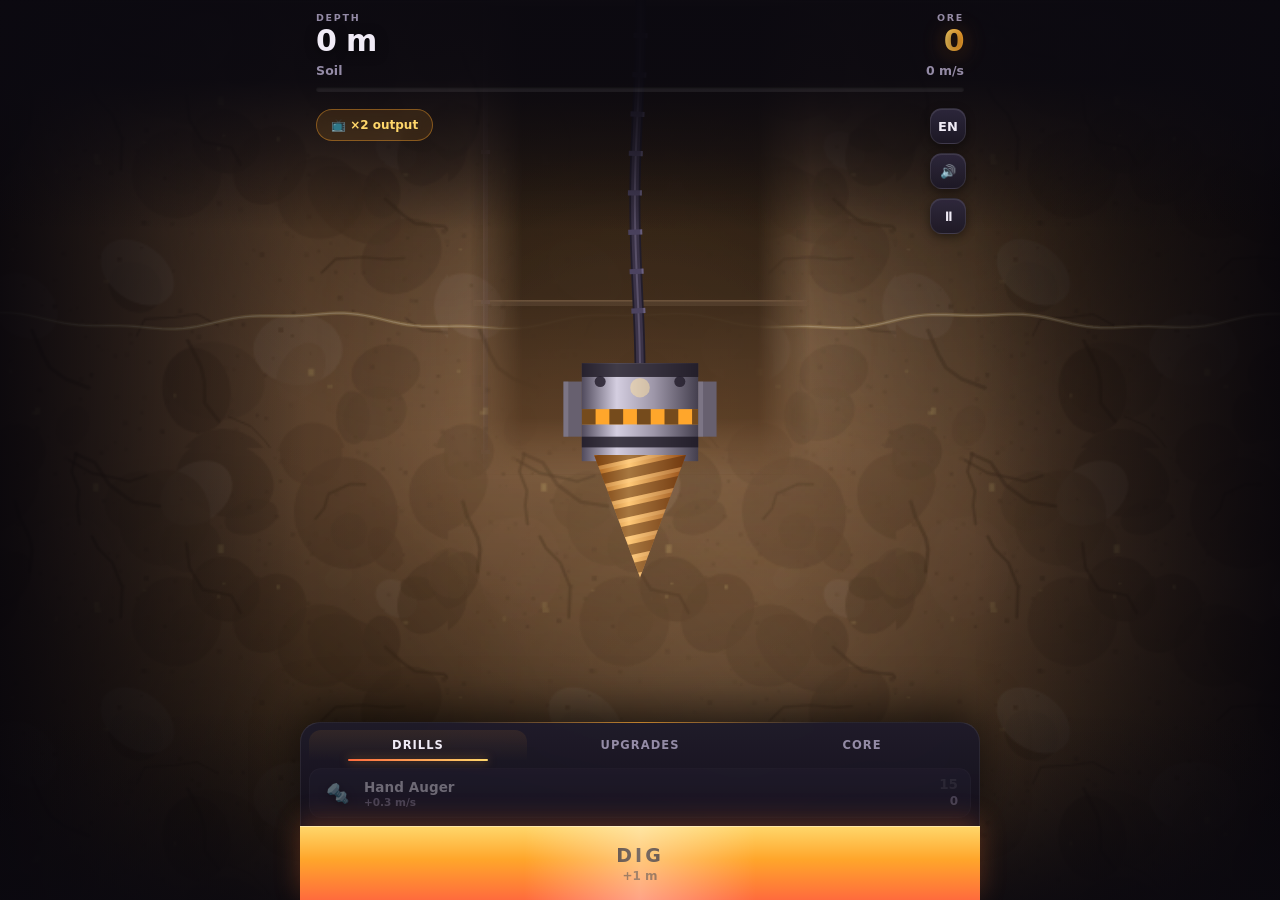
<file: index.html>
<!DOCTYPE html>
<html lang="ru">
<head>
<meta charset="utf-8">
<meta name="viewport" content="width=device-width, initial-scale=1, maximum-scale=1, user-scalable=no, viewport-fit=cover">
<title>Deep Core</title>
<meta name="theme-color" content="#0d0b0f">
<link rel="icon" href="data:image/svg+xml,%3Csvg xmlns='http://www.w3.org/2000/svg' viewBox='0 0 32 32'%3E%3Crect width='32' height='32' rx='7' fill='%230d0b0f'/%3E%3Cpath d='M16 6 L23 22 L16 27 L9 22 Z' fill='%23ffa62b'/%3E%3C/svg%3E">
<link rel="stylesheet" href="css/style.css">

<!-- Yandex Games SDK.
     Тег стоит прямо в разметке и грузится безусловно. Раньше SDK
     подключался из кода только при совпадении домена с Яндексом — и
     автопроверка, запускающая игру в нейтральном окружении, справедливо
     считала, что SDK не встроен.
     Адрес абсолютный и именно такой, как в документации. Загрузка
     асинхронная, чтобы скрипт не блокировал первый кадр: порядок
     гарантирован промисом ниже, а не позицией тега. -->
<script>
  // Промис создаётся до тега, потому что js/sdk.js подключается в конце body
  // и к моменту его разбора загрузка может уже завершиться.
  window.__ysdkLoaded = new Promise(function (resolve) {
    window.__ysdkResolve = resolve;
  });
</script>
<script async src="https://yandex.ru/games/sdk/v2"
        onload="window.__ysdkResolve(true)"
        onerror="window.__ysdkResolve(false)"></script>
</head>
<body>

<div id="boot">
  <div class="boot-inner">
    <div class="boot-logo">DEEP<span>CORE</span></div>
    <div class="boot-bar"><i></i></div>
  </div>
</div>

<div id="app" hidden>

  <canvas id="shaft"></canvas>

  <header id="hud">
    <div class="hud-row">
      <div class="stat">
        <span class="stat-label" data-i18n="depth">Глубина</span>
        <span class="stat-value" id="v-depth">0 м</span>
      </div>
      <div class="stat right">
        <span class="stat-label" data-i18n="ore">Руда</span>
        <span class="stat-value accent" id="v-ore">0</span>
      </div>
    </div>
    <div class="hud-row sub">
      <div class="layer-name" id="v-layer">Почва</div>
      <div class="rate" id="v-rate">0 м/с</div>
    </div>
    <div class="progress"><i id="v-progress"></i></div>
  </header>

  <div id="tools">
    <button class="tool" id="btn-lang" title="Язык / Language">RU</button>
    <button class="tool" id="btn-sound" title="Звук / Sound">🔊</button>
    <button class="tool" id="btn-pause" title="Пауза / Pause">⏸</button>
  </div>

  <div id="boosts"></div>

  <main id="panel">
    <nav id="tabs">
      <button class="tab active" data-tab="drills" data-i18n="tab_drills">Буры</button>
      <button class="tab" data-tab="upgrades" data-i18n="tab_upgrades">Улучшения</button>
      <button class="tab" data-tab="core" data-i18n="tab_core">Ядро</button>
    </nav>
    <div class="tab-body" id="tab-drills"></div>
    <div class="tab-body" id="tab-upgrades" hidden></div>
    <div class="tab-body" id="tab-core" hidden></div>
  </main>

  <button id="dig" aria-label="dig">
    <span class="dig-label" data-i18n="dig">КОПАТЬ</span>
    <span class="dig-power" id="v-clickpower">+1 м</span>
  </button>

</div>

<div id="modal" hidden>
  <div class="modal-card">
    <h2 id="modal-title"></h2>
    <p id="modal-text"></p>
    <button id="modal-bonus" hidden></button>
    <button id="modal-ok" data-i18n="ok">Продолжить</button>
  </div>
</div>

<div id="toasts"></div>

<script src="js/i18n.js"></script>
<script src="js/data.js"></script>
<script src="js/sdk.js"></script>
<script src="js/state.js"></script>
<script src="js/render.js"></script>
<script src="js/ui.js"></script>
<script src="js/main.js"></script>
</body>
</html>
</file>
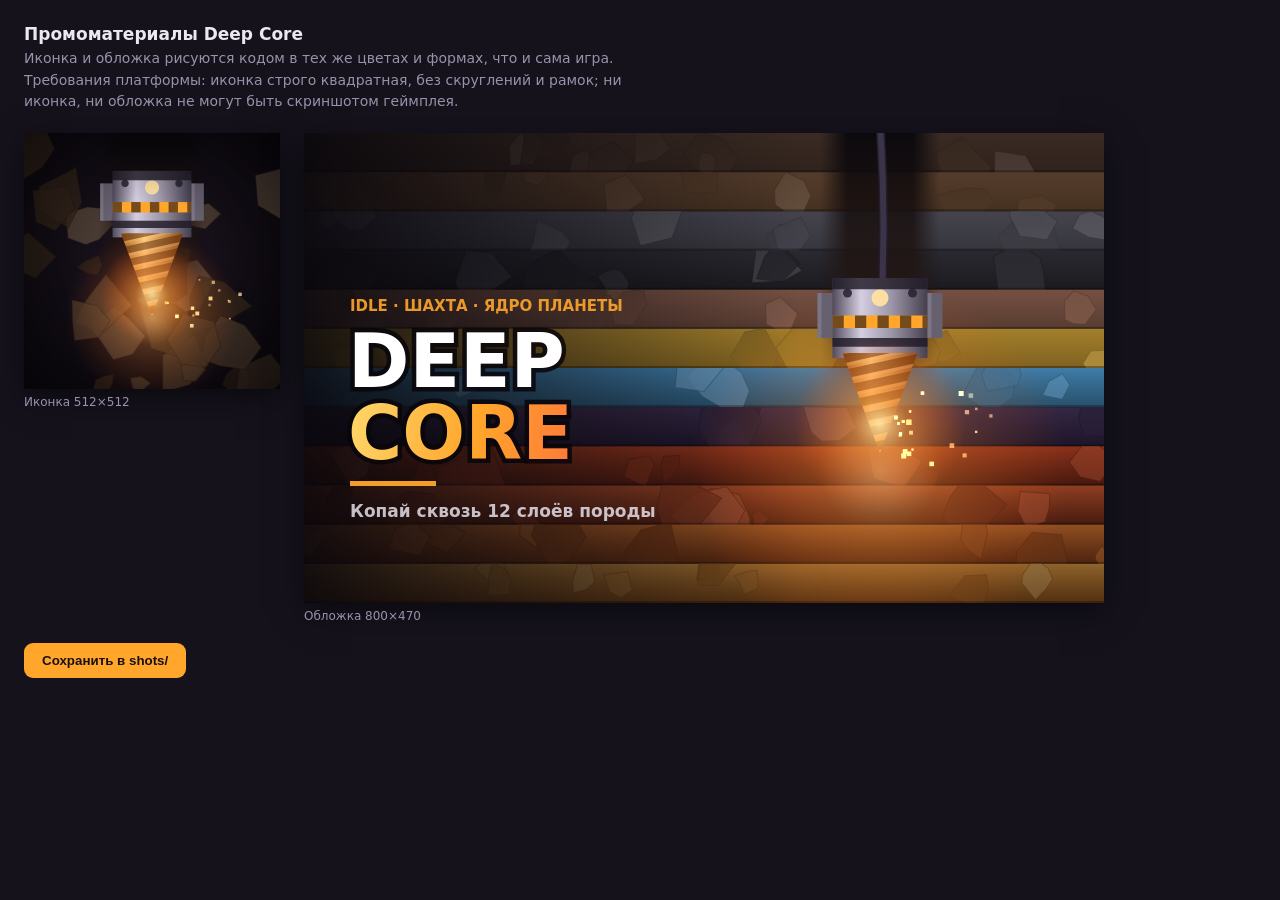
<file: tools/promo.html>
<!DOCTYPE html>
<html lang="ru">
<head>
<meta charset="utf-8">
<title>Deep Core — генератор промоматериалов</title>
<style>
  body { background:#15121c; color:#ece7f0; font:14px "Segoe UI",system-ui,sans-serif; margin:0; padding:24px; }
  h1 { font-size:17px; font-weight:700; margin:0 0 4px; }
  p  { color:#9a91ab; margin:0 0 20px; max-width:70ch; line-height:1.55; }
  .row { display:flex; gap:24px; flex-wrap:wrap; align-items:flex-start; }
  figure { margin:0; }
  figcaption { color:#9a91ab; font-size:12px; margin-top:6px; }
  canvas { display:block; background:#000; box-shadow:0 8px 30px rgba(0,0,0,.5); }
  #icon { width:256px; height:256px; }
  #cover { width:800px; height:470px; }
  button { margin-top:20px; padding:10px 18px; border-radius:9px; background:#ffa62b; color:#1a1013; font-weight:700; border:0; cursor:pointer; }
  #log { margin-top:12px; color:#4ad991; font-size:13px; white-space:pre-line; }
</style>
</head>
<body>

<h1>Промоматериалы Deep Core</h1>
<p>
  Иконка и обложка рисуются кодом в тех же цветах и формах, что и сама игра.
  Требования платформы: иконка строго квадратная, без скруглений и рамок;
  ни иконка, ни обложка не могут быть скриншотом геймплея.
</p>

<div class="row">
  <figure><canvas id="icon" width="512" height="512"></canvas><figcaption>Иконка 512×512</figcaption></figure>
  <figure><canvas id="cover" width="800" height="470"></canvas><figcaption>Обложка 800×470</figcaption></figure>
</div>

<button id="save">Сохранить в shots/</button>
<div id="log"></div>

<script>
/* ---------- палитра и утилиты ---------- */
const C = {
  bg1:'#100c16', bg2:'#1c1524',
  accent:'#ffa62b', accent2:'#ff6b3d', accent3:'#ffd76b',
  steel1:'#514b5d', steel2:'#d4cee0', steel3:'#9d96a8', steel4:'#443f4e',
  bit1:'#a45a15', bit2:'#ffc978', bit3:'#954c15'
};
// слои породы — те же цвета, что в js/data.js
const STRATA = [
  ['#6b4f3a','#4c3728'], ['#8a6240','#63462d'], ['#63636e','#45454e'],
  ['#35353c','#1e1e23'], ['#8a5f4d','#5f4135'], ['#b08a2e','#7d6120'],
  ['#3f7ca8','#2b5875'], ['#3a2b4a','#211830'], ['#a83c1e','#5e2010'],
  ['#c2532a','#6d2812'], ['#e07a2f','#8a3d12'], ['#ffb347','#b06318']
];

function rnd32(a){ return function(){ a|=0; a=a+0x6D2B79F5|0; let t=Math.imul(a^a>>>15,1|a);
  t=t+Math.imul(t^t>>>7,61|t)^t; return ((t^t>>>14)>>>0)/4294967296; }; }
const hex=c=>{const n=parseInt(c.slice(1),16);return [n>>16&255,n>>8&255,n&255];};
const rgba=(c,a)=>{const v=Array.isArray(c)?c:hex(c);return `rgba(${v[0]|0},${v[1]|0},${v[2]|0},${a})`;};
const mix=(a,b,t)=>{const A=Array.isArray(a)?a:hex(a),B=Array.isArray(b)?b:hex(b);
  return [A[0]+(B[0]-A[0])*t,A[1]+(B[1]-A[1])*t,A[2]+(B[2]-A[2])*t];};

/* гранёная порода — тот же приём, что в рендере игры */
function facets(g, x0, y0, w, h, col, dark, seed, count, scale){
  const r = rnd32(seed);
  g.save(); g.beginPath(); g.rect(x0,y0,w,h); g.clip();
  for(let i=0;i<count;i++){
    const px=x0+r()*w, py=y0+r()*h, rad=(10+r()*26)*scale, n=5+Math.floor(r()*3);
    const v=[];
    for(let k=0;k<n;k++){ const a=(k/n)*6.2832+(r()-.5)*.5, rr=rad*(.55+r()*.65);
      v.push([Math.cos(a)*rr, Math.sin(a)*rr]); }
    const sh=r();
    const cc = sh<.55 ? mix(col,dark,.2+sh*1.1) : mix(col,[255,255,255],(sh-.55)*.42);
    g.beginPath(); v.forEach((p,k)=>k?g.lineTo(px+p[0],py+p[1]):g.moveTo(px+p[0],py+p[1]));
    g.closePath(); g.fillStyle=rgba(cc,.8); g.fill();
    g.strokeStyle=rgba(dark,.5); g.lineWidth=1.1*scale; g.stroke();
  }
  g.restore();
}

/* ---------- буровая машина ---------- */
/* Одна и та же форма, что игрок видит в игре: корпус с предупреждающей
   полосой, боковые поршни, фара и конус с винтовой навивкой. */
function drill(g, cx, cy, s, spin){
  g.save(); g.translate(cx,cy); g.scale(s,s);

  const bg=g.createLinearGradient(-19,0,19,0);
  bg.addColorStop(0,C.steel1); bg.addColorStop(.3,C.steel2);
  bg.addColorStop(.62,C.steel3); bg.addColorStop(1,C.steel4);
  g.fillStyle=bg; g.fillRect(-19,-36,38,32);

  g.fillStyle=rgba([28,23,34],.8); g.fillRect(-19,-36,38,4.5); g.fillRect(-19,-12,38,3.5);
  g.fillStyle=C.accent; g.fillRect(-19,-21,38,5);
  g.fillStyle=rgba([26,16,19],.6);
  for(let i=-19;i<19;i+=9) g.fillRect(i,-21,4.5,5);

  g.fillStyle=rgba([38,32,46],.85);
  g.beginPath(); g.arc(-13,-30,1.8,0,6.2832); g.fill();
  g.beginPath(); g.arc(13,-30,1.8,0,6.2832); g.fill();
  g.fillStyle=rgba([255,226,160],.95);
  g.beginPath(); g.arc(0,-28,3.4,0,6.2832); g.fill();

  g.fillStyle='#67606f'; g.fillRect(-25,-30,6,18); g.fillRect(19,-30,6,18);
  g.fillStyle=rgba([150,142,160],.45); g.fillRect(-25,-30,1.6,18); g.fillRect(19,-30,1.6,18);

  g.beginPath(); g.moveTo(-15,-6); g.lineTo(15,-6); g.lineTo(0,34); g.closePath();
  const bit=g.createLinearGradient(-15,0,15,0);
  bit.addColorStop(0,C.bit1); bit.addColorStop(.38,C.bit2); bit.addColorStop(1,C.bit3);
  g.fillStyle=bit; g.fill();

  g.save(); g.clip();
  const SK=7;
  for(let i=0;i<7;i++){
    const t=((spin+i/7)%1), yy=-8+t*44;
    g.beginPath(); g.moveTo(-16,yy); g.lineTo(16,yy-SK);
    g.lineTo(16,yy-SK+3.6); g.lineTo(-16,yy+3.6); g.closePath();
    g.fillStyle=rgba([80,38,8],.5); g.fill();
    g.beginPath(); g.moveTo(-16,yy+3.6); g.lineTo(16,yy-SK+3.6);
    g.lineTo(16,yy-SK+4.9); g.lineTo(-16,yy+4.9); g.closePath();
    g.fillStyle=rgba([255,214,150],.24); g.fill();
  }
  g.restore();
  g.restore();
}

function glow(g,x,y,r,a){
  const rg=g.createRadialGradient(x,y,0,x,y,r);
  rg.addColorStop(0,rgba([255,232,165],.95*a));
  rg.addColorStop(.32,rgba([255,150,55],.55*a));
  rg.addColorStop(1,rgba([255,90,20],0));
  g.fillStyle=rg; g.beginPath(); g.arc(x,y,r,0,6.2832); g.fill();
}

function sparks(g,x,y,n,seed,scale){
  const r=rnd32(seed);
  g.globalCompositeOperation='lighter';
  for(let i=0;i<n;i++){
    const a=-1.2+r()*2.4, d=(14+r()*70)*scale;
    g.globalAlpha=.35+r()*.6; g.fillStyle='#ffd489';
    const s=(1.4+r()*2.6)*scale;
    g.fillRect(x+Math.cos(a)*d, y+Math.sin(a)*d*.6, s, s);
  }
  g.globalCompositeOperation='source-over'; g.globalAlpha=1;
}

/* ---------- иконка ---------- */
/* Без текста: в каталоге иконка живёт размером с ноготь, любая надпись там
   превращается в грязь. Работает силуэт — конус долота и оранжевый жар. */
function drawIcon(){
  const cv=document.getElementById('icon'), g=cv.getContext('2d');
  const S=512;
  g.clearRect(0,0,S,S);

  const bg=g.createRadialGradient(S/2,S*.42,0,S/2,S*.5,S*.78);
  bg.addColorStop(0,'#2a1d2e'); bg.addColorStop(1,C.bg1);
  g.fillStyle=bg; g.fillRect(0,0,S,S);

  facets(g,0,0,S,S,'#6b4f3a','#38281c',7,26,1.9);
  g.fillStyle=rgba([0,0,0],.34); g.fillRect(0,0,S,S);

  // ствол шахты, растворённый по краям
  const sw=S*.42, sx=(S-sw)/2;
  const tun=g.createLinearGradient(0,0,0,S*.62);
  tun.addColorStop(0,rgba([10,8,13],.95)); tun.addColorStop(1,rgba([46,28,20],.72));
  const off=document.createElement('canvas'); off.width=sw; off.height=S*.66;
  const og=off.getContext('2d');
  og.fillStyle=tun; og.fillRect(0,0,sw,S*.66);
  og.globalCompositeOperation='destination-in';
  const mg=og.createLinearGradient(0,0,sw,0);
  mg.addColorStop(0,'rgba(0,0,0,0)'); mg.addColorStop(.22,'rgba(0,0,0,1)');
  mg.addColorStop(.78,'rgba(0,0,0,1)'); mg.addColorStop(1,'rgba(0,0,0,0)');
  og.fillStyle=mg; og.fillRect(0,0,sw,S*.66);
  og.globalCompositeOperation='destination-out';
  const bgd=og.createLinearGradient(0,S*.66-90,0,S*.66);
  bgd.addColorStop(0,'rgba(0,0,0,0)'); bgd.addColorStop(1,'rgba(0,0,0,1)');
  og.fillStyle=bgd; og.fillRect(0,S*.66-90,sw,90);
  g.drawImage(off,sx,0);

  glow(g,S/2,S*.72,S*.34,.55);
  drill(g,S/2,S*.44,4.15,.35);
  glow(g,S/2,S*.63,S*.2,.9);
  sparks(g,S/2,S*.64,16,3,2.1);

  // виньетка, чтобы силуэт не тонул в углах
  const v=g.createRadialGradient(S/2,S/2,S*.24,S/2,S/2,S*.72);
  v.addColorStop(0,'rgba(0,0,0,0)'); v.addColorStop(1,'rgba(0,0,0,.55)');
  g.fillStyle=v; g.fillRect(0,0,S,S);
}

/* ---------- обложка ---------- */
/* Слои породы сверху вниз показывают весь путь игры к ядру, а название
   стоит в контрастной зоне слева, чтобы читаться в ленте каталога. */
function drawCover(){
  const cv=document.getElementById('cover'), g=cv.getContext('2d');
  const W=800,H=470;
  g.clearRect(0,0,W,H);

  // полосы слоёв
  const bands=STRATA.length;
  for(let i=0;i<bands;i++){
    const y0=H*i/bands, y1=H*(i+1)/bands;
    const [c1,c2]=STRATA[i];
    const lg=g.createLinearGradient(0,y0,0,y1);
    lg.addColorStop(0,c1); lg.addColorStop(1,c2);
    g.fillStyle=lg; g.fillRect(0,y0,W,y1-y0);
    facets(g,0,y0,W,y1-y0,c1,c2,11+i*7,9,1.05);
    g.fillStyle=rgba([0,0,0],.32); g.fillRect(0,y1-2,W,2);
  }

  // затемнение слева под текст
  const sh=g.createLinearGradient(0,0,W*.62,0);
  sh.addColorStop(0,rgba([8,6,11],.9)); sh.addColorStop(1,rgba([8,6,11],0));
  g.fillStyle=sh; g.fillRect(0,0,W,H);
  const vg=g.createLinearGradient(0,0,0,H);
  vg.addColorStop(0,rgba([8,6,11],.5)); vg.addColorStop(.5,rgba([8,6,11],0));
  vg.addColorStop(1,rgba([8,6,11],.55));
  g.fillStyle=vg; g.fillRect(0,0,W,H);

  // ствол и машина справа
  const cx=W*.72;
  const tunW=118;
  const tg=g.createLinearGradient(0,0,0,H*.52);
  tg.addColorStop(0,rgba([9,7,12],.92)); tg.addColorStop(1,rgba([52,32,22],.7));
  const off=document.createElement('canvas'); off.width=tunW; off.height=H*.56;
  const og=off.getContext('2d');
  og.fillStyle=tg; og.fillRect(0,0,tunW,H*.56);
  og.globalCompositeOperation='destination-in';
  const mg=og.createLinearGradient(0,0,tunW,0);
  mg.addColorStop(0,'rgba(0,0,0,0)'); mg.addColorStop(.22,'rgba(0,0,0,1)');
  mg.addColorStop(.78,'rgba(0,0,0,1)'); mg.addColorStop(1,'rgba(0,0,0,0)');
  og.fillStyle=mg; og.fillRect(0,0,tunW,H*.56);
  og.globalCompositeOperation='destination-out';
  const bd=og.createLinearGradient(0,H*.56-70,0,H*.56);
  bd.addColorStop(0,'rgba(0,0,0,0)'); bd.addColorStop(1,'rgba(0,0,0,1)');
  og.fillStyle=bd; og.fillRect(0,H*.56-70,tunW,70);
  g.drawImage(off,cx-tunW/2,0);

  // трос
  g.strokeStyle='#221d2b'; g.lineWidth=9; g.lineCap='round';
  g.beginPath(); g.moveTo(cx,-10);
  g.quadraticCurveTo(cx+7,H*.2,cx,H*.42); g.stroke();
  g.strokeStyle='#3b3348'; g.lineWidth=6; g.stroke();

  glow(g,cx,H*.72,190,.5);
  drill(g,cx,H*.5,2.5,.35);
  glow(g,cx,H*.62,86,.95);
  sparks(g,cx,H*.63,22,5,1.35);

  // название
  g.textAlign='left'; g.textBaseline='alphabetic';
  g.font='800 15px "Segoe UI",system-ui,sans-serif';
  g.fillStyle=rgba(C.accent,.9);
  g.fillText('IDLE · ШАХТА · ЯДРО ПЛАНЕТЫ', 46, 178);

  g.font='900 74px "Segoe UI",system-ui,sans-serif';
  g.lineWidth=9; g.strokeStyle=rgba([8,6,11],.85);
  g.strokeText('DEEP', 44, 254); g.strokeText('CORE', 44, 326);
  g.fillStyle='#ffffff'; g.fillText('DEEP', 44, 254);
  const tg2=g.createLinearGradient(44,270,300,330);
  tg2.addColorStop(0,C.accent3); tg2.addColorStop(.5,C.accent); tg2.addColorStop(1,C.accent2);
  g.fillStyle=tg2; g.fillText('CORE', 44, 326);

  g.fillStyle=rgba(C.accent,.95); g.fillRect(46,348,86,5);
  g.font='600 17px "Segoe UI",system-ui,sans-serif';
  g.fillStyle=rgba([236,231,240],.82);
  g.fillText('Копай сквозь 12 слоёв породы', 46, 384);
}

/* ---------- сохранение ---------- */
document.getElementById('save').addEventListener('click', async () => {
  const log=document.getElementById('log');
  log.textContent='';
  for (const [id,name] of [['icon','icon-512.png'],['cover','cover-800x470.png']]) {
    const blob = await new Promise(r => document.getElementById(id).toBlob(r,'image/png'));
    const res = await fetch('/shot?name='+name,{method:'POST',body:blob});
    log.textContent += (await res.text()) + '\n';
  }
});

drawIcon();
drawCover();
</script>
</body>
</html>
</file>
<file: css/style.css>
*, *::before, *::after { box-sizing: border-box; margin: 0; padding: 0; }

:root {
  --bg: #0b0910;
  --panel: #16131d;
  --panel-2: #1e1a29;
  --panel-3: #262133;
  --line: #2f2940;
  --text: #f0ebf6;
  --dim: #948ba6;
  --accent: #ffa62b;
  --accent-2: #ff6b3d;
  --accent-3: #ffd76b;
  --good: #4ad991;
  --bad: #4a4453;
  --safe-top: env(safe-area-inset-top, 0px);
  --safe-bottom: env(safe-area-inset-bottom, 0px);
  /* Шрифт только системный: своя гарнитура — это лишние килобайты и внешний
     запрос, а платформа считает вес и штрафует за долгую загрузку. */
  --font: "Segoe UI Variable Display", "Segoe UI", Roboto, "Helvetica Neue", system-ui, sans-serif;
}

html, body {
  height: 100%;
  overflow: hidden;
  overscroll-behavior: none;
  background: var(--bg);
  color: var(--text);
  font-family: var(--font);
  -webkit-tap-highlight-color: transparent;
  -webkit-user-select: none;
  user-select: none;
  touch-action: manipulation;
  -webkit-font-smoothing: antialiased;
}

button { font-family: inherit; color: inherit; border: 0; background: none; cursor: pointer; }

/* Атрибут hidden должен побеждать любой display из наших правил.
   Без этого модалка с display:flex не скрывается и перехватывает все клики. */
[hidden] { display: none !important; }

/* ---------- boot ---------- */
#boot {
  position: fixed; inset: 0; z-index: 100;
  display: flex; align-items: center; justify-content: center;
  background: radial-gradient(ellipse at 50% 40%, #191325, var(--bg) 70%);
  transition: opacity .35s ease;
}
#boot.gone { opacity: 0; pointer-events: none; }
.boot-logo {
  font-size: 36px; font-weight: 800; letter-spacing: .2em;
  text-align: center; margin-bottom: 20px;
}
.boot-logo span {
  background: linear-gradient(100deg, var(--accent-3), var(--accent), var(--accent-2));
  -webkit-background-clip: text; background-clip: text; color: transparent;
}
.boot-bar { width: 190px; height: 3px; background: var(--line); border-radius: 2px; overflow: hidden; }
.boot-bar i { display: block; height: 100%; width: 40%; background: linear-gradient(90deg, var(--accent-2), var(--accent-3)); animation: slide 1.1s ease-in-out infinite; }
@keyframes slide { 0% { transform: translateX(-120%); } 100% { transform: translateX(360%); } }

/* ---------- layout ---------- */
#app {
  position: fixed; inset: 0;
  display: flex; flex-direction: column;
  padding-top: var(--safe-top);
  padding-bottom: var(--safe-bottom);
}

#shaft { position: fixed; inset: 0; width: 100%; height: 100%; z-index: 0; }

/* Затемнение под HUD и под панелью тянется на всё окно, а не по ширине
   колонки. Фон HUD, ограниченный колонкой, обрубался вертикальной границей
   об открытую породу по бокам — на широком экране это читалось как шов.
   Слой лежит между сценой (z-index 0) и интерфейсом (z-index 2), поэтому
   гасит только породу и ничего не перекрывает. */
#app::after {
  content: ''; position: fixed; inset: 0; z-index: 1; pointer-events: none;
  background:
    linear-gradient(180deg,
      rgba(11,9,16,.97) 0px,
      rgba(11,9,16,.93) calc(var(--safe-top) + 80px),
      rgba(11,9,16,.55) calc(var(--safe-top) + 150px),
      rgba(11,9,16,0)   calc(var(--safe-top) + 230px)),
    linear-gradient(0deg,
      rgba(11,9,16,.8) 0px,
      rgba(11,9,16,.35) 90px,
      rgba(11,9,16,0) 190px);
}

/* ---------- hud ---------- */
/* Своего фона у HUD нет: затемнение под ним рисует сквозной слой #app::after,
   иначе на широком экране оно обрывалось бы по краям колонки. */
#hud {
  position: relative; z-index: 2;
  padding: 12px 16px 11px;
}
.hud-row { display: flex; justify-content: space-between; align-items: flex-end; }
.hud-row.sub { margin-top: 7px; }
.stat { display: flex; flex-direction: column; gap: 3px; }
.stat.right { align-items: flex-end; }
.stat-label { font-size: 9.5px; letter-spacing: .18em; text-transform: uppercase; color: var(--dim); font-weight: 600; }
.stat-value {
  font-size: 27px; font-weight: 800; line-height: 1;
  font-variant-numeric: tabular-nums; letter-spacing: -.02em;
  text-shadow: 0 2px 12px rgba(0,0,0,.55);
}
/* Руда — главное число экрана, поэтому оно переливается, а не просто
   покрашено: глаз возвращается к нему сам. */
.stat-value.accent {
  background: linear-gradient(100deg, var(--accent-3) 0%, var(--accent) 35%, var(--accent-3) 50%, var(--accent) 65%, var(--accent-2) 100%);
  background-size: 260% 100%;
  -webkit-background-clip: text; background-clip: text; color: transparent;
  animation: shimmer 5s linear infinite;
  filter: drop-shadow(0 2px 10px rgba(255,140,50,.28));
}
@keyframes shimmer { to { background-position: -260% 0; } }
.layer-name { font-size: 12.5px; color: var(--dim); font-weight: 600; letter-spacing: .01em; }
.rate { font-size: 12.5px; color: var(--dim); font-variant-numeric: tabular-nums; font-weight: 600; }
.progress {
  position: relative; margin-top: 9px; height: 5px;
  background: rgba(255,255,255,.07); border-radius: 3px; overflow: hidden;
  box-shadow: inset 0 1px 2px rgba(0,0,0,.5);
}
.progress i {
  display: block; height: 100%; width: 0; border-radius: 3px;
  background: linear-gradient(90deg, var(--accent-2), var(--accent), var(--accent-3));
  box-shadow: 0 0 10px rgba(255,166,43,.55);
  transition: width .25s ease;
}
/* бегущий блик — движение приковывает взгляд к прогрессу слоя */
.progress::after {
  content: ''; position: absolute; inset: 0;
  background: linear-gradient(90deg, transparent, rgba(255,255,255,.55), transparent);
  transform: translateX(-100%);
  animation: sheen 2.8s ease-in-out infinite;
}
@keyframes sheen { 0% { transform: translateX(-100%); } 55%,100% { transform: translateX(220%); } }

/* счётчик глубины подпрыгивает на круглых отметках */
.stat-value.pop { animation: pop .45s cubic-bezier(.2,1.7,.4,1); }
@keyframes pop { 0% { transform: scale(1); } 40% { transform: scale(1.18); } 100% { transform: scale(1); } }

/* ---------- tools ---------- */
#tools {
  position: absolute; z-index: 3;
  top: calc(var(--safe-top) + 108px); right: 14px;
  display: flex; flex-direction: column; gap: 9px;
}
.tool {
  width: 36px; height: 36px; border-radius: 12px;
  background: linear-gradient(180deg, rgba(46,40,62,.92), rgba(28,24,38,.92));
  border: 1px solid rgba(255,255,255,.09);
  box-shadow: 0 3px 10px rgba(0,0,0,.45), inset 0 1px 0 rgba(255,255,255,.09);
  font-size: 13px; font-weight: 700; line-height: 1;
  display: flex; align-items: center; justify-content: center;
  transition: transform .12s ease, border-color .18s ease;
}
.tool:active { transform: scale(.92); }
.tool:hover { border-color: rgba(255,166,43,.45); }
.tool.off { opacity: .45; }

/* ---------- boosts ---------- */
#boosts {
  position: relative; z-index: 2;
  display: flex; gap: 8px; flex-wrap: wrap;
  padding: 0 16px; margin-top: 6px;
}
.boost {
  display: flex; align-items: center; gap: 6px;
  padding: 8px 14px; border-radius: 999px;
  font-size: 12px; font-weight: 700; color: var(--accent-3);
  border: 1px solid rgba(255,166,43,.4);
  background: rgba(255,166,43,.12);
  backdrop-filter: blur(6px);
  transition: transform .12s ease;
}
.boost:active { transform: scale(.95); }
.boost.active {
  background: rgba(74,217,145,.14); border-color: rgba(74,217,145,.45); color: var(--good);
  animation: none;
}
/* Пока буст не взят — плашка дышит. Это единственное предложение рекламы в
   игре, и оно должно быть заметным, оставаясь полностью добровольным:
   вознаграждаемая реклама по правилам платформы показывается только по
   осознанному нажатию. */
.boost:not(.active) { animation: breathe 2.4s ease-in-out infinite; }
@keyframes breathe {
  0%,100% { background: rgba(255,166,43,.10); border-color: rgba(255,166,43,.3); box-shadow: none; }
  50%     { background: rgba(255,166,43,.24); border-color: rgba(255,166,43,.7); box-shadow: 0 0 16px rgba(255,166,43,.28); }
}

/* ---------- panel ---------- */
#panel {
  position: relative; z-index: 2;
  margin-top: auto;
  background: linear-gradient(180deg, rgba(30,26,41,.97), rgba(19,16,27,.98));
  backdrop-filter: blur(14px);
  border-top: 1px solid rgba(255,255,255,.09);
  border-radius: 20px 20px 0 0;
  display: flex; flex-direction: column;
  /* Панель забирала половину экрана, и шахте оставалась узкая щель. Список
     всё равно прокручивается, поэтому потолок ниже ничего не отнимает у
     покупок, но возвращает игре её главную картинку. */
  max-height: 38vh;
  box-shadow: 0 -14px 44px rgba(0,0,0,.6);
}
/* тонкая светящаяся кромка сверху — панель читается как поднятая над сценой */
#panel::before {
  content: ''; position: absolute; left: 22%; right: 22%; top: -1px; height: 1px;
  background: linear-gradient(90deg, transparent, rgba(255,166,43,.7), transparent);
}

#tabs { display: flex; gap: 4px; padding: 7px 8px 0; }
.tab {
  position: relative; flex: 1; padding: 8px 4px 9px; border-radius: 12px 12px 0 0;
  font-size: 11.5px; font-weight: 800; letter-spacing: .09em; text-transform: uppercase;
  color: var(--dim); transition: color .18s ease, background .18s ease;
}
.tab:hover { color: var(--text); }
.tab.active { color: var(--text); background: linear-gradient(180deg, rgba(255,166,43,.09), transparent); }
.tab.active::after {
  content: ''; position: absolute; left: 18%; right: 18%; bottom: 0; height: 2.5px;
  border-radius: 2px;
  background: linear-gradient(90deg, var(--accent-2), var(--accent-3));
  box-shadow: 0 0 10px rgba(255,166,43,.6);
}

.tab-body {
  overflow-y: auto; padding: 7px 8px 8px; display: flex; flex-direction: column; gap: 5px;
  -webkit-overflow-scrolling: touch;
  /* Нижняя карточка растворяется вместо того, чтобы обрубаться по краю —
     заодно это подсказка, что список продолжается. */
  mask-image: linear-gradient(to bottom, #000 calc(100% - 20px), transparent);
  -webkit-mask-image: linear-gradient(to bottom, #000 calc(100% - 20px), transparent);
  scrollbar-width: thin;
  scrollbar-color: rgba(255,166,43,.5) transparent;
}
/* Системная полоса прокрутки светлая и выбивается из тёмной сцены. */
.tab-body::-webkit-scrollbar { width: 5px; }
.tab-body::-webkit-scrollbar-track { background: transparent; }
.tab-body::-webkit-scrollbar-thumb {
  border-radius: 3px;
  background: linear-gradient(180deg, var(--accent), var(--accent-2));
}
.tab-body::-webkit-scrollbar-thumb:hover { background: var(--accent-3); }

.card {
  position: relative; overflow: hidden;
  display: grid; grid-template-columns: 32px 1fr auto; align-items: center; gap: 10px;
  padding: 7px 12px; border-radius: 12px;
  /* Карточка — элемент флекс-колонки, а такие по умолчанию сжимаются, когда
     содержимое списка выше контейнера. Вместе с overflow:hidden, который нужен
     для бегущего блика, это срезало описание и счётчик. Список должен
     прокручиваться, а не плющить строки. */
  flex-shrink: 0;
  background: linear-gradient(180deg, var(--panel-3), var(--panel-2));
  border: 1px solid rgba(255,255,255,.06);
  box-shadow: 0 2px 8px rgba(0,0,0,.3), inset 0 1px 0 rgba(255,255,255,.05);
  text-align: left; width: 100%;
  transition: transform .12s ease, border-color .18s ease, box-shadow .18s ease;
}
.card:active { transform: scale(.985); }
.card:disabled { opacity: .4; box-shadow: none; }

/* Доступная покупка бросается в глаза сама, без чтения цифр — это главный
   источник «есть что нажать» в айдлере. */
.card.can {
  border-color: rgba(255,166,43,.45);
  background: linear-gradient(180deg, rgba(255,166,43,.14), var(--panel-2) 72%);
  box-shadow: 0 2px 14px rgba(255,140,40,.16), inset 0 1px 0 rgba(255,255,255,.08);
}
.card.can::after {
  content: ''; position: absolute; top: 0; bottom: 0; width: 45%;
  background: linear-gradient(90deg, transparent, rgba(255,214,130,.16), transparent);
  animation: cardSheen 3.4s ease-in-out infinite;
}
@keyframes cardSheen { 0% { left: -50%; } 60%,100% { left: 105%; } }
.card.can .card-cost { color: var(--good); }
.card.can:hover { border-color: rgba(255,190,90,.8); }

.card.bought { animation: bought .34s ease-out; }
@keyframes bought {
  0%   { transform: scale(1);    box-shadow: 0 0 0 0 rgba(255,166,43,.65); }
  35%  { transform: scale(.972); }
  100% { transform: scale(1);    box-shadow: 0 0 0 17px rgba(255,166,43,0); }
}
.card.fresh { animation: fresh 1.5s ease-out 2; }
@keyframes fresh {
  0%,100% { border-color: rgba(255,255,255,.06); }
  50%     { border-color: var(--accent); box-shadow: 0 0 18px rgba(255,166,43,.35); }
}

.card-icon {
  font-size: 19px; text-align: center; line-height: 1;
  filter: drop-shadow(0 2px 4px rgba(0,0,0,.5));
}
.card-name { font-size: 13.5px; font-weight: 700; letter-spacing: .005em; }
/* Описание обязано быть отдельной строкой, иначе название и скорость
   слипаются в одну строку. */
.card-desc { display: block; font-size: 10.5px; color: var(--dim); margin-top: 1px; font-weight: 600; }
.card-cost {
  font-size: 13.5px; font-weight: 800; color: var(--accent);
  font-variant-numeric: tabular-nums; white-space: nowrap;
}
.card:disabled .card-cost { color: var(--bad); }
/* Именно эта колонка задавала высоту строки: две строки с полуторным
   интервалом тянули карточку сильнее, чем название с описанием. */
.card-count {
  min-width: 30px; text-align: right; font-size: 12px; font-weight: 700;
  color: var(--dim); font-variant-numeric: tabular-nums; line-height: 1.32;
}
.empty { flex-shrink: 0; padding: 24px 14px; text-align: center; color: var(--dim); font-size: 13px; line-height: 1.6; }
.empty b { color: var(--text); font-size: 15px; }

/* ---------- dig ---------- */
#dig {
  position: relative; z-index: 2; overflow: hidden;
  height: 74px; flex-shrink: 0;
  display: flex; flex-direction: column; align-items: center; justify-content: center; gap: 3px;
  background: linear-gradient(180deg, var(--accent-3), var(--accent) 45%, var(--accent-2));
  color: #2a1408;
  box-shadow: 0 -6px 26px rgba(255,120,50,.28), inset 0 1px 0 rgba(255,255,255,.4);
}
/* Блик пробегает по главной кнопке — она должна звать нажать. */
#dig::after {
  content: ''; position: absolute; top: 0; bottom: 0; width: 34%;
  background: linear-gradient(90deg, transparent, rgba(255,255,255,.38), transparent);
  animation: digSheen 3.2s ease-in-out infinite;
}
#dig:active { filter: brightness(.92); }
#dig:active::after { animation-play-state: paused; }
@keyframes digSheen { 0% { left: -40%; } 65%,100% { left: 106%; } }
.dig-label { font-size: 18px; font-weight: 900; letter-spacing: .16em; }
.dig-power { font-size: 12px; font-weight: 800; opacity: .68; font-variant-numeric: tabular-nums; }

/* ---------- modal ---------- */
#modal {
  position: fixed; inset: 0; z-index: 50;
  display: flex; align-items: center; justify-content: center; padding: 22px;
  background: rgba(6,4,9,.8);
  backdrop-filter: blur(4px);
  animation: fadeIn .2s ease;
}
@keyframes fadeIn { from { opacity: 0; } }
.modal-card {
  width: 100%; max-width: 340px; padding: 24px;
  background: linear-gradient(180deg, var(--panel-2), var(--panel));
  border: 1px solid rgba(255,255,255,.1); border-radius: 20px;
  text-align: center;
  box-shadow: 0 24px 60px rgba(0,0,0,.65);
  animation: cardIn .28s cubic-bezier(.2,1.3,.4,1);
}
@keyframes cardIn { from { opacity: 0; transform: translateY(16px) scale(.95); } }
.modal-card h2 { font-size: 20px; font-weight: 800; margin-bottom: 10px; letter-spacing: -.01em; }
.modal-card p { font-size: 14px; color: var(--dim); line-height: 1.6; margin-bottom: 20px; font-weight: 500; }
#modal-ok {
  width: 100%; padding: 12px; border-radius: 12px;
  background: var(--panel-3); color: var(--dim); font-weight: 700; letter-spacing: .05em;
  border: 1px solid rgba(255,255,255,.07);
}
#modal-ok:hover { color: var(--text); }

/* Кнопка бонуса за рекламу. Выглядит как награда, а не как баннер: игрок
   должен хотеть её нажать, поэтому она ярче обычной кнопки и живая. */
#modal-bonus {
  position: relative; overflow: hidden;
  width: 100%; padding: 14px; margin-bottom: 10px; border-radius: 12px;
  background: linear-gradient(135deg, #5ee6a3, var(--good) 50%, #2fae74);
  color: #05271b; font-weight: 800; font-size: 14.5px; letter-spacing: .02em;
  box-shadow: 0 6px 20px rgba(74,217,145,.32);
  animation: pulse 1.9s ease-out infinite;
}
#modal-bonus::after {
  content: ''; position: absolute; top: 0; bottom: 0; width: 40%;
  background: linear-gradient(90deg, transparent, rgba(255,255,255,.45), transparent);
  animation: digSheen 2.6s ease-in-out infinite;
}
@keyframes pulse {
  0%   { box-shadow: 0 6px 20px rgba(74,217,145,.32), 0 0 0 0 rgba(74,217,145,.5); }
  70%  { box-shadow: 0 6px 20px rgba(74,217,145,.32), 0 0 0 14px rgba(74,217,145,0); }
  100% { box-shadow: 0 6px 20px rgba(74,217,145,.32), 0 0 0 0 rgba(74,217,145,0); }
}
#modal-bonus[hidden] + #modal-ok {
  background: linear-gradient(180deg, var(--accent-3), var(--accent) 50%, var(--accent-2));
  color: #2a1408; font-weight: 800; border-color: transparent;
}

/* ---------- toasts ---------- */
#toasts {
  position: fixed; z-index: 40; left: 0; right: 0;
  top: calc(var(--safe-top) + 122px);
  display: flex; flex-direction: column; align-items: center; gap: 7px;
  pointer-events: none;
}
.toast {
  padding: 9px 16px; border-radius: 999px;
  background: linear-gradient(180deg, rgba(40,34,54,.96), rgba(26,22,36,.96));
  border: 1px solid rgba(255,166,43,.55);
  font-size: 12.5px; font-weight: 700; color: var(--text);
  box-shadow: 0 8px 24px rgba(0,0,0,.55), 0 0 20px rgba(255,166,43,.18);
  backdrop-filter: blur(8px);
  animation: toastIn .32s cubic-bezier(.2,1.5,.4,1) both;
}
.toast.out { animation: toastOut .32s ease-in forwards; }
@keyframes toastIn  { from { opacity: 0; transform: translateY(-16px) scale(.9); } }
@keyframes toastOut { to   { opacity: 0; transform: translateY(-10px) scale(.96); } }

/* ---------- floaters ---------- */
.floater {
  position: fixed; z-index: 4; pointer-events: none;
  font-size: 16px; font-weight: 900; color: var(--accent-3);
  text-shadow: 0 2px 10px rgba(0,0,0,.8), 0 0 14px rgba(255,166,43,.5);
  font-variant-numeric: tabular-nums;
  animation: rise .78s ease-out forwards;
}
@keyframes rise {
  0% { opacity: 1; transform: translate(-50%, 0) scale(.9); }
  25% { transform: translate(-50%, -14px) scale(1.12); }
  100% { opacity: 0; transform: translate(-50%, -52px) scale(1.05); }
}

/* ---------- desktop ---------- */
@media (min-width: 720px) {
  /* Ширина колонки в долях окна, а не фиксированные пиксели: на ноутбуке и
     планшете 480px выглядели узкой полоской посреди пустоты. Потолок нужен,
     чтобы на широком мониторе строка карточки не растянулась в простыню, где
     иконка и цена разъезжаются по разным краям. */
  #app { max-width: clamp(430px, 58vw, 680px); margin: 0 auto; }
  /* Шахта тянется на всю ширину окна, а интерфейс остаётся колонкой по центру.
     Раньше канвас обрезался по той же колонке, и по бокам зияли чёрные поля. */
  #shaft { max-width: none; left: 0; transform: none; }
  /* #app — контейнер позиционирования, поэтому кнопки сами держатся его края
     при любой ширине. */
  #tools { right: 14px; }
  #panel {
    max-height: 38vh;
    border-left: 1px solid rgba(255,255,255,.07);
    border-right: 1px solid rgba(255,255,255,.07);
  }
  .stat-value { font-size: 30px; }
  #dig { height: 74px; }
  .dig-label { font-size: 19px; }
  /* затемнение к краям окна, чтобы центр читался как игровое поле */
  #app::before {
    content: ''; position: fixed; inset: 0; z-index: 1; pointer-events: none;
    background:
      linear-gradient(90deg, rgba(7,5,11,.88) 0%, rgba(7,5,11,0) 24%),
      linear-gradient(270deg, rgba(7,5,11,.88) 0%, rgba(7,5,11,0) 24%);
  }
}

/* Уважаем системную настройку: анимации — украшение, а не смысл. */
@media (prefers-reduced-motion: reduce) {
  *, *::before, *::after { animation-duration: .01ms !important; animation-iteration-count: 1 !important; }
}
</file>
